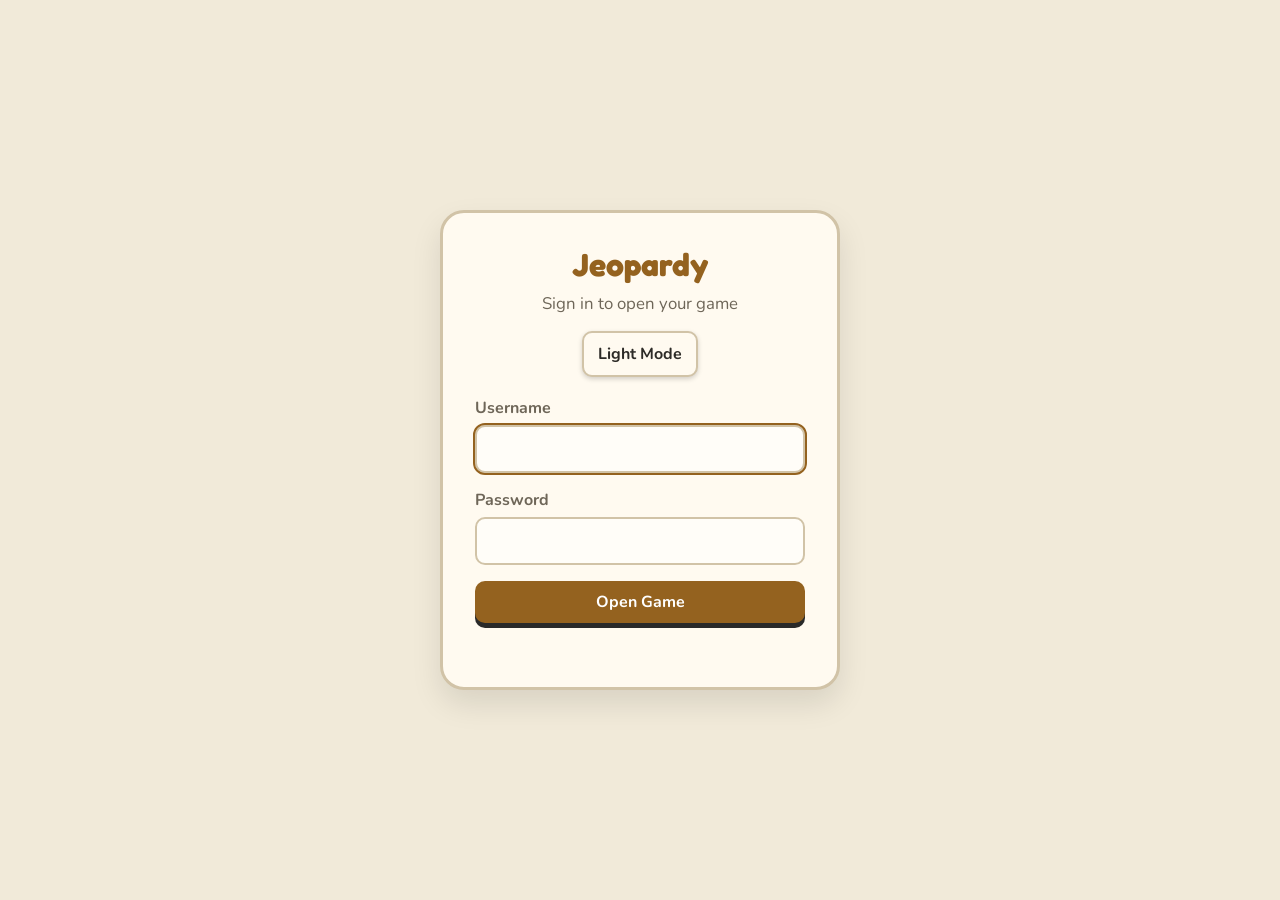
<file: index.html>
<!doctype html>
<html lang="en" class="jeopardy-theme">
  <head>
    <meta charset="UTF-8" />
    <meta name="viewport" content="width=device-width, initial-scale=1.0" />
    <title>Jeopardy</title>
    <link rel="preconnect" href="https://fonts.googleapis.com" />
    <link rel="preconnect" href="https://fonts.gstatic.com" crossorigin />
    <link
      href="https://fonts.googleapis.com/css2?family=Fredoka+One&display=block"
      rel="stylesheet"
    />
    <link
      href="https://fonts.googleapis.com/css2?family=Nunito:wght@400;600;700;800&display=swap"
      rel="stylesheet"
    />
    <link rel="stylesheet" href="Styles.css" />
    <script>
      (function () {
        const saved = localStorage.getItem("jeopardy_theme");
        if (
          saved === "light" ||
          (!saved && window.matchMedia("(prefers-color-scheme: light)").matches)
        ) {
          document.documentElement.classList.add("light-theme");
        }
      })();
    </script>
    <link
      rel="icon"
      type="image/png"
      href="/favicon/favicon-96x96.png"
      sizes="96x96"
    />
    <link rel="icon" type="image/svg+xml" href="/favicon/favicon.svg" />
    <link rel="shortcut icon" href="/favicon/favicon.ico" />
    <link
      rel="apple-touch-icon"
      sizes="180x180"
      href="/favicon/apple-touch-icon.png"
    />
    <meta name="apple-mobile-web-app-title" content="Jeopardy" />
    <link rel="manifest" href="/favicon/site.webmanifest" />
  </head>
  <body>
    <main class="login-screen" id="loginScreen">
      <form class="login-card" id="loginForm">
        <h1>Jeopardy</h1>
        <p class="subtitle">Sign in to open your game</p>
        <div class="login-theme-row">
          <button
            class="btn secondary theme-toggle"
            type="button"
            onclick="toggleTheme()"
          >
            Light Mode
          </button>
        </div>
        <label for="username">Username</label>
        <input
          id="username"
          name="username"
          type="text"
          autocomplete="username"
          required
        />
        <label for="password">Password</label>
        <input
          id="password"
          name="password"
          type="password"
          autocomplete="current-password"
          required
        />
        <button class="btn" type="submit">Open Game</button>
        <p class="login-error" id="loginError" role="alert"></p>
      </form>
    </main>

    <div class="app" id="gameScreen" hidden>
      <header>
        <h1 id="gameTitle">Jeopardy</h1>
        <p class="subtitle">
          Click a tile, reveal the answer, award points, and mark the clue
          complete.
        </p>
        <div class="controls">
          <button class="btn secondary" onclick="showLogin()">
            Switch Game
          </button>
          <button class="btn" onclick="resetBoard()">Reset Board</button>
          <button class="btn secondary" onclick="resetScores()">
            Reset Scores
          </button>
          <button
            class="btn secondary theme-toggle"
            id="themeToggle"
            onclick="toggleTheme()"
          >
            Light Mode
          </button>
        </div>
      </header>

      <section
        class="scoreboard"
        id="scoreboard"
        aria-label="Scoreboard"
      ></section>
      <main class="board" id="board" aria-label="Jeopardy board"></main>
      <p class="footer-note">
        Tip: After opening a clue, use the +/- buttons under each team to apply
        that clue's value.
      </p>
    </div>

    <div
      class="modal-backdrop"
      id="modalBackdrop"
      onclick="backdropClose(event)"
    >
      <div
        class="modal"
        role="dialog"
        aria-modal="true"
        aria-labelledby="modalMeta"
      >
        <div class="modal-meta" id="modalMeta"></div>
        <div class="clue" id="modalQuestion"></div>
        <div class="answer" id="modalAnswer"></div>
        <div class="modal-actions">
          <button class="btn" onclick="showAnswer()">Show Answer</button>
          <button class="btn secondary" onclick="markCompleteAndClose()">
            Mark Complete
          </button>
          <button class="btn secondary" onclick="closeModal()">Close</button>
        </div>
      </div>
    </div>

    <div class="modal-backdrop" id="wagerModal">
      <div class="modal wager-modal" role="dialog" aria-modal="true">
        <div class="wager-title" id="wagerTitle">Daily Double!</div>
        <div class="wager-category" id="wagerCategory"></div>
        <label class="wager-label" for="wagerInput">Place your wager</label>
        <input
          type="number"
          id="wagerInput"
          class="wager-input"
          min="0"
          placeholder="0"
          autocomplete="off"
        />
        <div class="wager-max" id="wagerMax"></div>
        <div class="wager-error" id="wagerError"></div>
        <div class="modal-actions">
          <button class="btn secondary" onclick="cancelWager()">Back</button>
          <button class="btn" onclick="confirmWager()">Lock In</button>
        </div>
      </div>
    </div>

    <script src="Jeopardy/jeopardy.js"></script>
  </body>
</html>
</file>
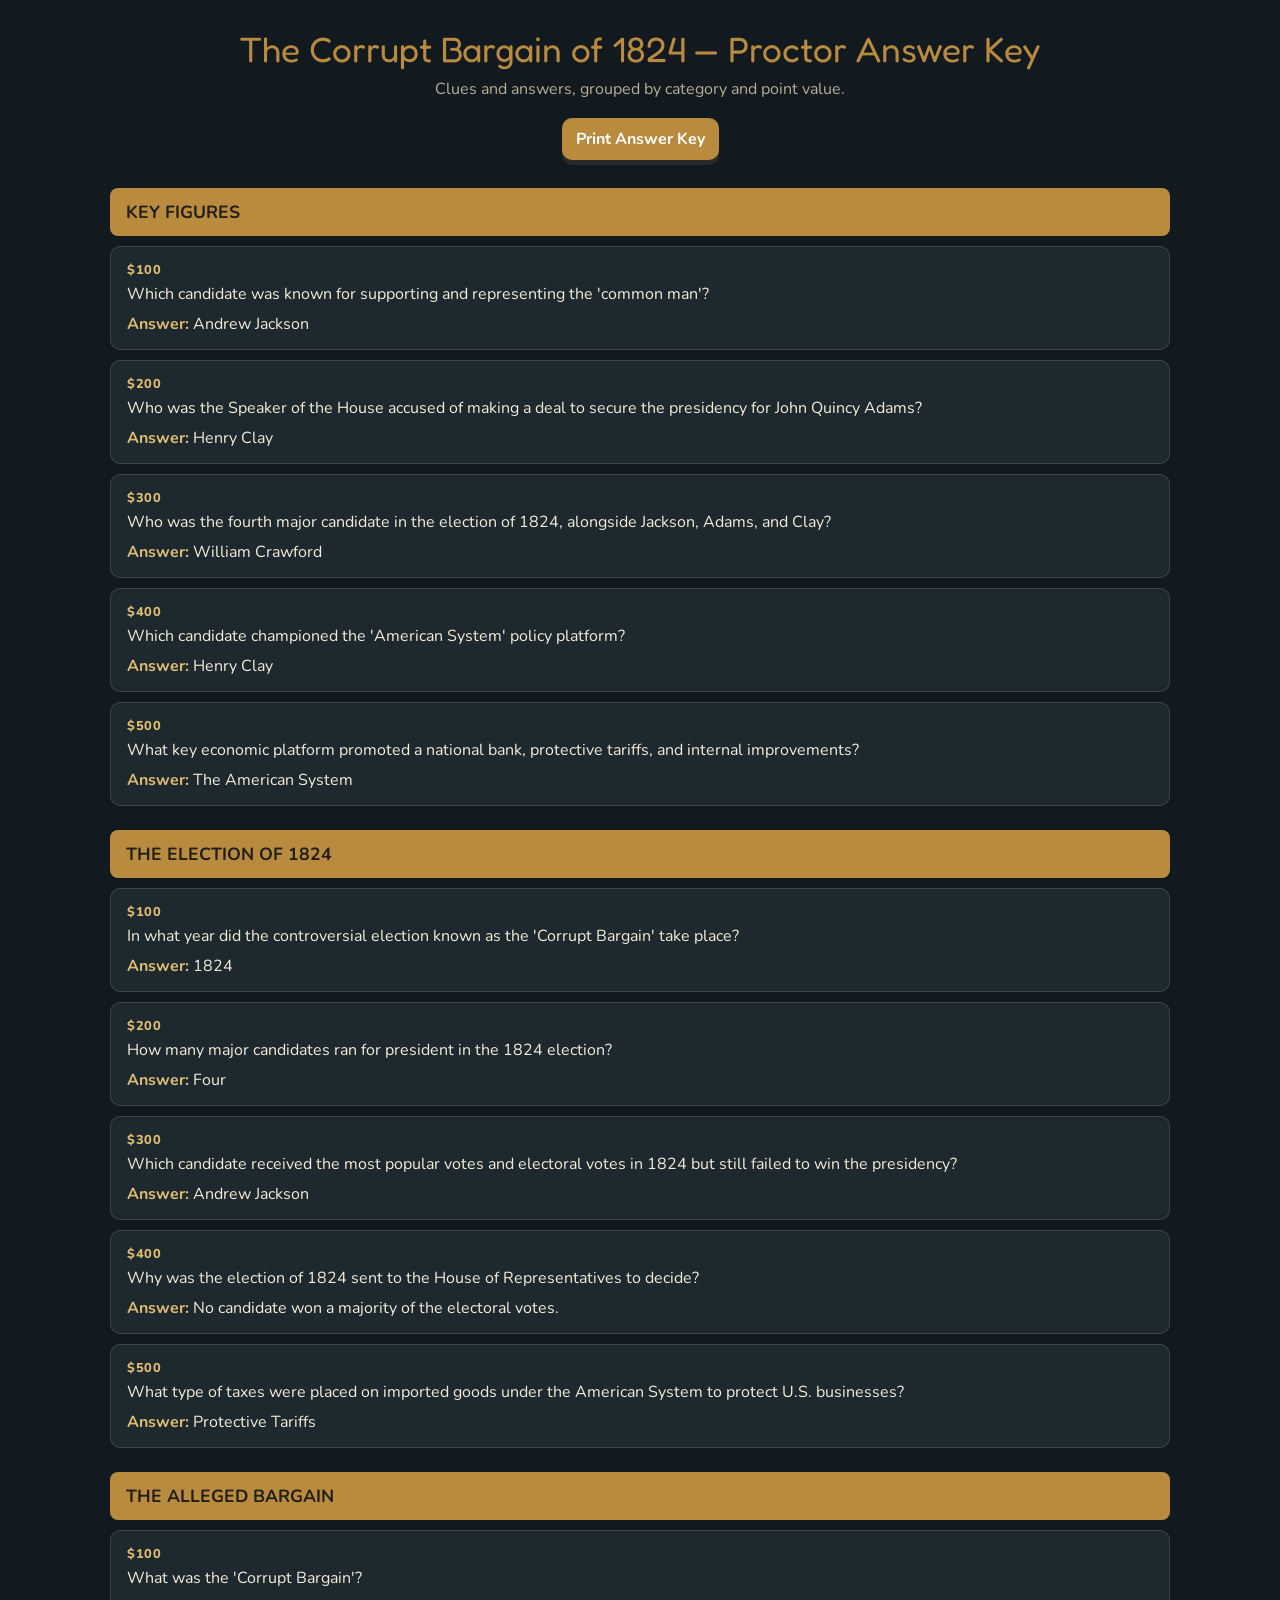
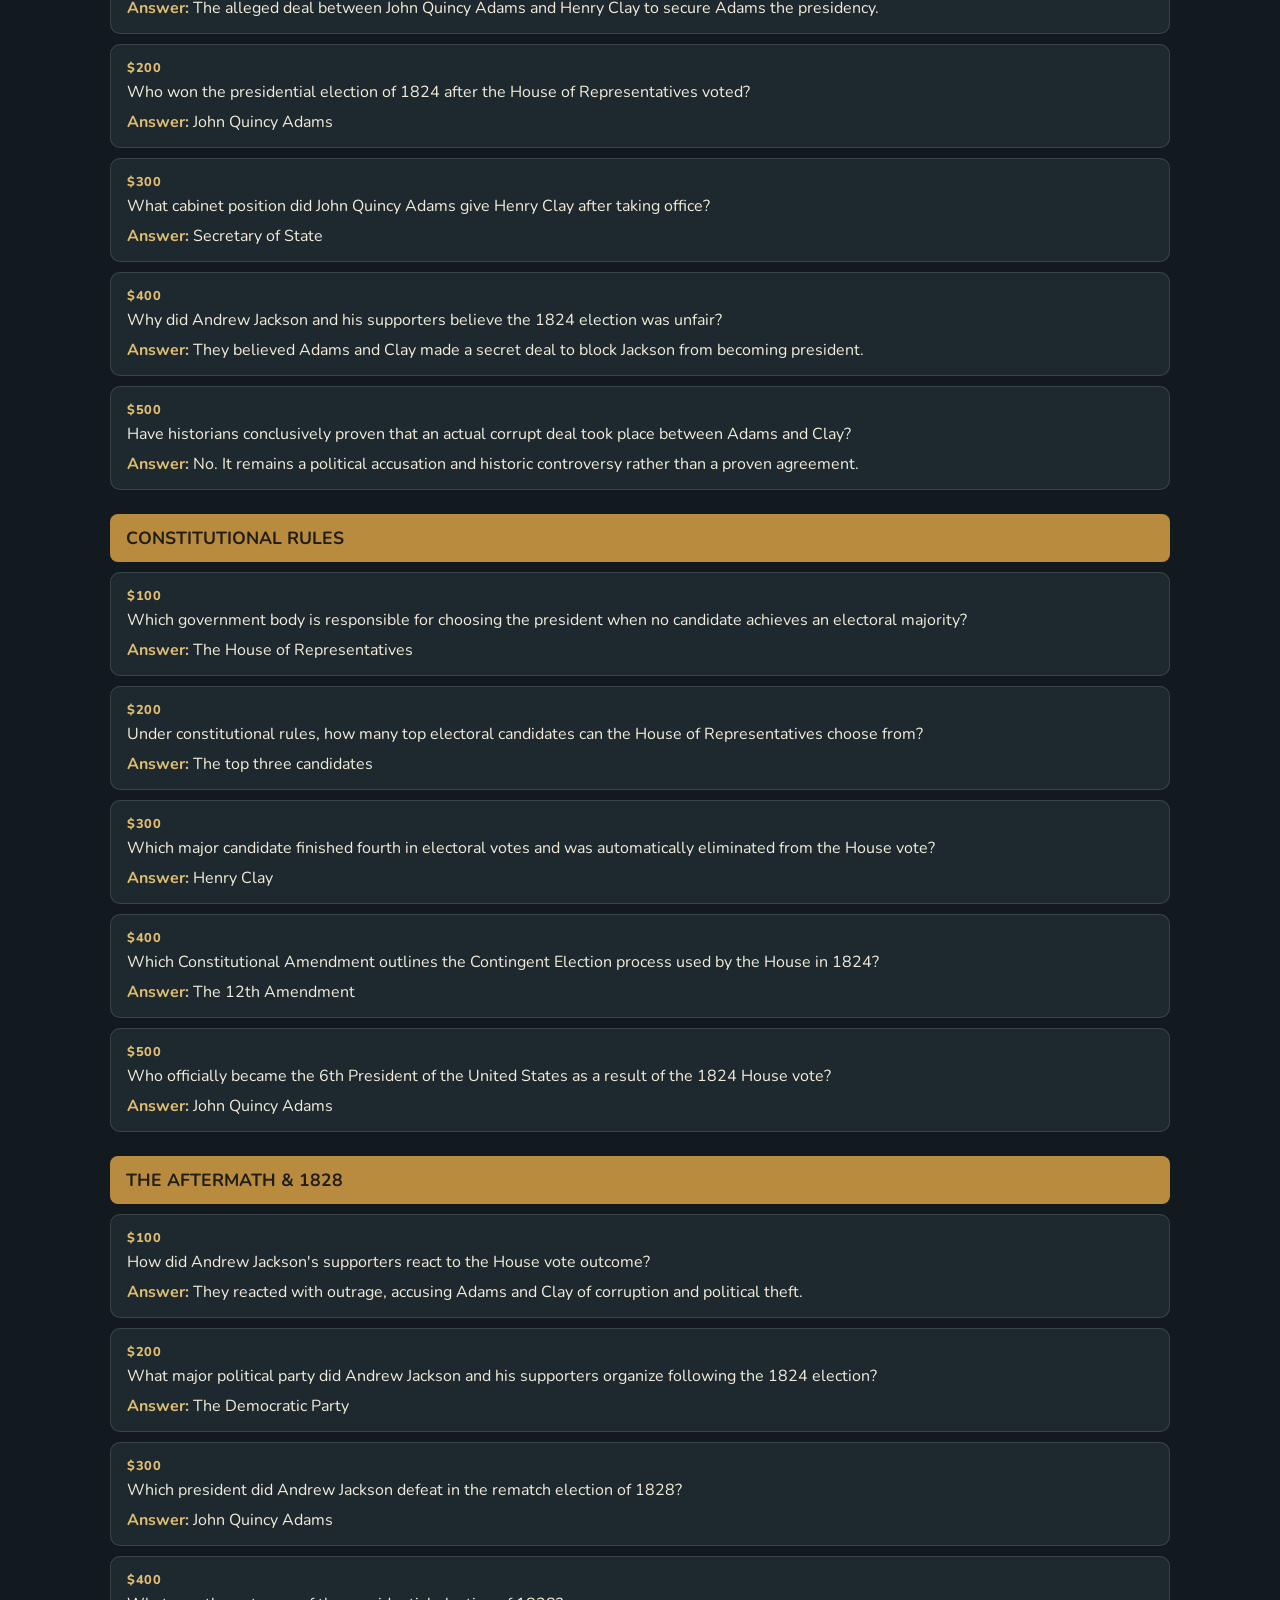
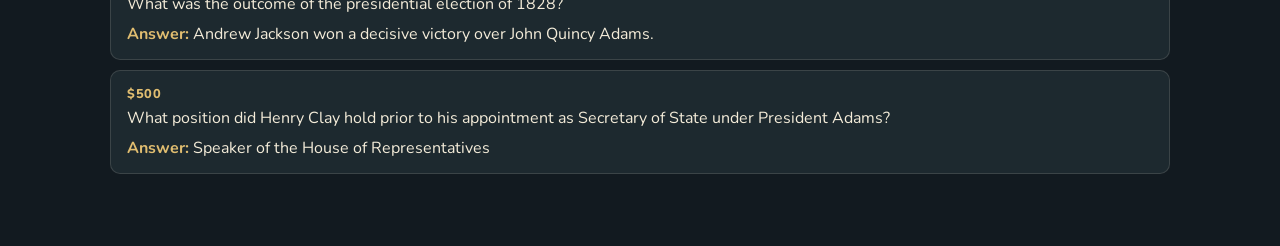
<file: proctor.html>
<!doctype html>
<html lang="en" class="jeopardy-theme">
  <head>
    <meta charset="UTF-8" />
    <meta name="viewport" content="width=device-width, initial-scale=1.0" />
    <title>Corrupt Bargain — Proctor Answer Key</title>
    <link rel="preconnect" href="https://fonts.googleapis.com" />
    <link rel="preconnect" href="https://fonts.gstatic.com" crossorigin />
    <link
      href="https://fonts.googleapis.com/css2?family=Fredoka+One&display=block"
      rel="stylesheet"
    />
    <link
      href="https://fonts.googleapis.com/css2?family=Nunito:wght@400;600;700;800&display=swap"
      rel="stylesheet"
    />
    <link rel="stylesheet" href="Styles.css" />
    <style>
      .proctor-page {
        max-width: 1100px;
        margin: 0 auto;
        padding: 28px 20px 48px;
      }
      .proctor-header {
        text-align: center;
        margin-bottom: 28px;
      }
      .proctor-header h1 {
        color: var(--accent);
        font:
          2.2rem "Fredoka One",
          cursive;
      }
      .proctor-header p {
        color: var(--text-muted);
        margin-top: 8px;
      }
      .proctor-actions {
        margin-top: 18px;
      }
      .answer-category {
        margin: 24px 0;
        break-inside: avoid;
      }
      .answer-category h2 {
        padding: 12px 16px;
        border-radius: 8px;
        background: var(--category-bg);
        color: var(--category-text);
        font-size: 1.1rem;
        text-transform: uppercase;
      }
      .answer-list {
        display: grid;
        gap: 10px;
        margin-top: 10px;
      }
      .answer-card {
        padding: 14px 16px;
        border: 1px solid var(--glass-border);
        border-radius: 10px;
        background: var(--panel-bg);
        break-inside: avoid;
      }
      .answer-value {
        color: var(--accent-light);
        font-size: 0.8rem;
        font-weight: 800;
        letter-spacing: 0.04em;
        text-transform: uppercase;
      }
      .answer-question {
        color: var(--text);
        margin-top: 4px;
      }
      .answer-response {
        color: var(--text);
        margin-top: 8px;
      }
      .answer-response strong {
        color: var(--accent-light);
      }
      .proctor-status {
        color: var(--text-muted);
        text-align: center;
        padding: 24px 0;
      }

      @media print {
        body {
          background: #fff;
          color: #111;
        }
        .proctor-page {
          max-width: none;
          padding: 0;
        }
        .proctor-header {
          margin-bottom: 16px;
        }
        .proctor-header h1,
        .answer-category h2,
        .answer-question,
        .answer-response,
        .answer-response strong,
        .answer-value {
          color: #111;
        }
        .proctor-header p {
          color: #444;
        }
        .proctor-actions,
        .proctor-status {
          display: none;
        }
        .answer-category h2 {
          background: #eee;
          border: 1px solid #777;
        }
        .answer-card {
          background: #fff;
          border-color: #aaa;
        }
        .answer-category,
        .answer-card {
          break-inside: avoid;
        }
      }
    </style>
    <link
      rel="icon"
      type="image/png"
      href="/favicon/favicon-96x96.png"
      sizes="96x96"
    />
    <link rel="icon" type="image/svg+xml" href="/favicon/favicon.svg" />
    <link rel="shortcut icon" href="/favicon/favicon.ico" />
    <link
      rel="apple-touch-icon"
      sizes="180x180"
      href="/favicon/apple-touch-icon.png"
    />
    <meta name="apple-mobile-web-app-title" content="Jeopardy" />
    <link rel="manifest" href="/favicon/site.webmanifest" />
  </head>
  <body>
    <main class="proctor-page">
      <header class="proctor-header">
        <h1 id="gameTitle">Proctor Answer Key</h1>
        <p>Clues and answers, grouped by category and point value.</p>
        <div class="proctor-actions">
          <button class="btn" type="button" onclick="window.print()">
            Print Answer Key
          </button>
        </div>
      </header>
      <p class="proctor-status" id="proctorStatus" role="status">
        Loading answer key…
      </p>
      <div id="answerKey"></div>
    </main>
    <script>
      async function loadAnswerKey() {
        const status = document.getElementById("proctorStatus");
        const answerKey = document.getElementById("answerKey");

        try {
          const response = await fetch("data/Corrupt-Bargain.json", {
            cache: "no-store",
          });
          if (!response.ok) {
            throw new Error(`Unable to load game data (${response.status})`);
          }

          const data = await response.json();
          const game = Array.isArray(data.games) ? data.games[0] : data;
          if (
            !game ||
            !Array.isArray(game.categories) ||
            !Array.isArray(game.cards)
          ) {
            throw new Error("Game data is missing categories or clues");
          }

          document.getElementById("gameTitle").textContent =
            `${game.name || "Jeopardy"} — Proctor Answer Key`;
          for (const category of game.categories) {
            const cards = game.cards
              .filter((card) => card.category === category)
              .sort((a, b) => (a.order ?? 0) - (b.order ?? 0));
            if (cards.length === 0) continue;

            const section = document.createElement("section");
            section.className = "answer-category";
            const heading = document.createElement("h2");
            heading.textContent = category;
            section.appendChild(heading);

            const list = document.createElement("div");
            list.className = "answer-list";
            for (const card of cards) {
              const item = document.createElement("article");
              item.className = "answer-card";

              const value = document.createElement("p");
              value.className = "answer-value";
              const pointValue = game.values?.[card.order];
              value.textContent = Number.isFinite(pointValue)
                ? `$${pointValue}`
                : "Clue";

              const question = document.createElement("p");
              question.className = "answer-question";
              question.textContent = card.question || "Question unavailable";

              const answer = document.createElement("p");
              answer.className = "answer-response";
              const label = document.createElement("strong");
              label.textContent = "Answer: ";
              answer.append(
                label,
                document.createTextNode(card.answer || "Answer unavailable"),
              );

              item.append(value, question, answer);
              list.appendChild(item);
            }
            section.appendChild(list);
            answerKey.appendChild(section);
          }

          status.hidden = true;
        } catch (error) {
          console.error("Failed to load the proctor answer key.", error);
          status.textContent =
            "Unable to load the answer key. Open this page from the hosted site and check that the game data is available.";
        }
      }

      loadAnswerKey();
    </script>
  </body>
</html>
</file>
<file: Styles.css>
/* ══════════════════════════════════════════
   1. Reset
   ══════════════════════════════════════════ */
*, *::before, *::after { box-sizing: border-box; margin: 0; padding: 0; }

/* ══════════════════════════════════════════
   2. Jeopardy Theme Variables
   ══════════════════════════════════════════ */
.jeopardy-theme {
  --cols: 6;

  --page-bg: #121a20;
  --panel-bg: #1d292f;
  --input-bg: #10171c;
  --border: #435159;
  --border-light: #617078;

  --text: #f4ecd9;
  --text-muted: #b8ad97;

  --accent: #b98b3f;
  --accent-light: #e0bd70;
  --accent-dark: #8b642b;
  --accent-shadow: #292929;

  --tile-bg-top: #765a2d;
  --tile-used-bg: hsla(43, 40%, 90%, 0.07);
  --tile-used-color: hsla(43, 40%, 90%, 0.2);
  --tile-text-color: hsl(0, 0%, 100%);

  --category-bg: #b98b3f;
  --category-text: #211d17;

  --overlay: hsla(0, 0%, 0%, 0.58);
  --glass: hsla(43, 40%, 90%, 0.06);
  --glass-border: hsla(43, 40%, 90%, 0.14);
  --shadow: 0 14px 30px hsla(0, 0%, 0%, 0.35);

  --secondary-text: #a79b85;
  --muted-text: #b8ad97;
  --card-bg: #202b30;
  --delete-bg: hsla(43, 30%, 60%, 0.2);
  --delete-bg-hover: hsla(43, 30%, 60%, 0.3);
  --hover-accent: hsla(43, 52%, 49%, 0.25);
  --glow-accent: hsla(43, 52%, 49%, 0.35);
  --glow-shadow: hsla(43, 30%, 40%, 0.35);
}

/* ══════════════════════════════════════════
   3. Jeopardy Light Theme
   ══════════════════════════════════════════ */
.jeopardy-theme.light-theme {
  --page-bg: #f1ead9;
  --panel-bg: #fffaf0;
  --input-bg: #fffdf8;
  --border: #d1c3a7;
  --border-light: #b9a987;

  --text: #2d2b27;
  --text-muted: #6e6658;

  --accent: #94621f;
  --accent-light: #78501c;
  --accent-dark: #754912;
  --accent-shadow: #292929;

  --tile-bg-top: #b98b3f;
  --tile-used-bg: hsla(35, 30%, 20%, 0.06);
  --tile-used-color: hsla(35, 30%, 20%, 0.2);
  --tile-text-color: #fff7e6;

  --category-bg: #d1b875;
  --category-text: #29251e;

  --overlay: hsla(0, 0%, 0%, 0.35);
  --glass: hsla(35, 50%, 40%, 0.05);
  --glass-border: hsla(35, 40%, 35%, 0.16);
  --shadow: 0 14px 30px hsla(0, 0%, 0%, 0.1);

  --card-bg: #f7f0e2;
  --delete-bg: hsla(35, 35%, 50%, 0.16);
  --delete-bg-hover: hsla(35, 35%, 50%, 0.24);
  --hover-accent: hsla(35, 55%, 40%, 0.16);
  --glow-accent: hsla(35, 55%, 40%, 0.18);
  --glow-shadow: hsla(35, 35%, 40%, 0.18);
}

/* ══════════════════════════════════════════
   4. Global Base
   ══════════════════════════════════════════ */
body {
  font-family: Arial, Helvetica, sans-serif;
  background: var(--bg-page);
  color: var(--text-body);
  min-height: 100vh;
  transition: background .4s, color .4s;
}

.jeopardy-theme body {
  font-family: 'Nunito', 'Segoe UI', sans-serif;
  background: var(--page-bg);
  color: var(--text);
}

button, input, textarea, select { font: inherit; }
[hidden] { display: none !important; }

.login-screen {
  min-height: 100vh;
  display: flex;
  align-items: center;
  justify-content: center;
  padding: 24px;
  background: var(--page-bg);
}

.login-card {
  width: 100%;
  max-width: 400px;
  padding: 32px;
  background: var(--panel-bg);
  border: 3px solid var(--border);
  border-radius: 24px;
  box-shadow: var(--shadow);
}

.login-card h1 {
  color: var(--accent);
  font-family: 'Fredoka One', cursive;
  text-align: center;
}

.login-card .subtitle {
  text-align: center;
  margin-bottom: 24px;
}

.login-theme-row {
  display: flex;
  justify-content: center;
  margin: -8px 0 20px;
}

.login-theme-row .btn { width: auto; }

.login-card label {
  display: block;
  color: var(--text-muted);
  font-weight: 700;
  margin-bottom: 6px;
}

.login-card input {
  width: 100%;
  padding: 11px 12px;
  margin-bottom: 16px;
  border: 2px solid var(--border);
  border-radius: 10px;
  background: var(--input-bg);
  color: var(--text);
}

.login-card input:focus { outline: 2px solid var(--accent); }
.login-card button { width: 100%; justify-content: center; }

.login-error {
  min-height: 20px;
  margin-top: 12px;
  color: var(--accent-light);
  text-align: center;
  font-weight: 700;
}

.login-help,
.login-warning {
  margin-top: 14px;
  color: var(--text-muted);
  font-size: 12px;
  line-height: 1.5;
}

.login-warning { color: var(--accent-light); }

/* ══════════════════════════════════════════
   5. Jeopardy Shared Buttons
   ══════════════════════════════════════════ */
.jeopardy-theme .btn {
  border: 0;
  border-radius: 10px;
  padding: 10px 14px;
  background: var(--accent);
  color: rgba(255,255,255,1);
  font-weight: 700;
  cursor: pointer;
  box-shadow: 0 5px 0 var(--accent-shadow);
  transition: transform .08s ease, box-shadow .08s ease, filter .2s ease;
  display: inline-flex;
  align-items: center;
  gap: 6px;
}
.jeopardy-theme .btn:hover { filter: brightness(1.05); }
.jeopardy-theme .btn:active { transform: translateY(3px); box-shadow: 0 2px 0 var(--accent-shadow); }

.jeopardy-theme .controls .btn {
  box-shadow: 0 2px 5px rgba(0,0,0,0.18);
}
.jeopardy-theme .controls .btn:active {
  transform: translateY(2px);
  box-shadow: 0 1px 3px rgba(0,0,0,0.14);
}

.jeopardy-theme .btn.secondary {
  background: var(--panel-bg);
  color: var(--text);
  border: 2px solid var(--border);
  box-shadow: 0 2px 5px rgba(0,0,0,0.18);
}
.jeopardy-theme .btn.secondary:active {
  transform: translateY(2px);
  box-shadow: 0 1px 3px rgba(0,0,0,0.14);
}
.jeopardy-theme .btn.secondary:hover { border-color: var(--border-light); }

/* ══════════════════════════════════════════
   6. Jeopardy Game Board
   ══════════════════════════════════════════ */
.app {
  max-width: 1280px;
  margin: 0 auto;
  padding: 24px;
  padding-bottom: 130px;
}

header { text-align: center; margin-bottom: 20px; }

.app h1 {
  margin: 0;
  font-size: clamp(2rem, 5vw, 3rem);
  color: var(--accent);
  letter-spacing: 2px;
  text-shadow: 0 2px 8px rgba(0,0,0,0.16);
}

.subtitle {
  color: var(--text-muted);
  margin: 8px 0 18px;
  font-size: 1.05rem;
}

.controls {
  display: flex;
  flex-wrap: wrap;
  justify-content: center;
  gap: 10px;
  margin: 14px 0 24px;
}

.scoreboard {
  display: flex;
  align-items: flex-end;
  justify-content: safe center;
  gap: 6px;
  position: fixed;
  z-index: 15;
  right: 0;
  bottom: 0;
  left: 0;
  margin: 0;
  padding: 8px;
  background: transparent;
}

.team {
  flex: 0 1 190px;
  min-width: 0;
  display: grid;
  grid-template-columns: minmax(0, 1fr) auto;
  align-items: center;
  column-gap: 6px;
  background: color-mix(in srgb, var(--panel-bg) 90%, transparent);
  border: 1px solid var(--glass-border);
  border-radius: 10px;
  padding: 4px;
  box-shadow: 0 3px 10px rgba(0,0,0,0.12);
}

.team-top { grid-column: 1 / -1; display: flex; align-items: center; margin-bottom: 2px; }
.team-name {
  width: 100%;
  min-width: 0;
  background: var(--input-bg);
  border: 1px solid var(--border);
  border-radius: 6px;
  padding: 2px 4px;
  color: var(--text);
  font-weight: 700;
  font-size: 12px;
}
.team-name:focus { border-color: var(--accent); outline: none; }

.score {
  min-width: 0;
  font-size: 1.1rem;
  font-weight: 900;
  color: var(--accent-light);
  text-align: left;
  margin: 0;
}
.score-buttons { display: flex; gap: 3px; justify-content: flex-end; }
.score-buttons button {
  width: 26px;
  height: 26px;
  padding: 0;
  justify-content: center;
  line-height: 1;
}

.board {
  display: grid;
  grid-template-columns: repeat(var(--cols), 1fr);
  gap: 8px;
  background: rgba(0,0,0,0.3);
  padding: 8px;
  border-radius: 10px;
  box-shadow: var(--shadow);
}

.category {
  background: var(--category-bg);
  min-height: 92px;
  display: flex;
  align-items: center;
  justify-content: center;
  text-align: center;
  padding: 10px;
  border-radius: 6px;
  color: var(--category-text);
  font-size: clamp(.8rem, 1.3vw, 1.05rem);
  font-weight: 900;
  text-transform: uppercase;
  line-height: 1.15;
  border: 2px solid color-mix(in srgb, var(--category-bg) 10%, var(--tile-bg-top));
}

.tile {
  min-height: 95px;
  border: 0;
  border-radius: 6px;
  background: var(--tile-bg-top);
  color: var(--tile-text-color);
  font-size: clamp(1.65rem, 3vw, 3rem);
  font-weight: 900;
  cursor: pointer;
  text-shadow: 2px 2px 0 rgba(45,35,20,0.24);
  border: 2px solid color-mix(in srgb, var(--tile-bg-top) 10%, var(--category-bg));
  transition: transform .12s ease, filter .12s ease, opacity .2s ease;
}

.tile:hover { transform: scale(1.03); filter: brightness(1.08); }
.tile.empty {
  background: rgba(255,255,255,0.03);
  border: 2px dashed rgba(255,255,255,0.08);
  cursor: default;
  opacity: 0.3;
}
.tile.empty:hover { transform: none; filter: none; }
.tile.used {
  color: var(--tile-used-color);
  background: var(--tile-used-bg);
  border-color: rgba(255,255,255,0.05);
  cursor: default;
  text-shadow: none;
}
.tile.used:hover { transform: none; filter: none; }

.footer-note {
  text-align: center;
  color: var(--text-muted);
  margin-top: 18px;
  font-size: .9rem;
}

/* ══════════════════════════════════════════
   7. Jeopardy Game Modal
   ══════════════════════════════════════════ */
.modal-backdrop {
  position: fixed; inset: 0;
  background: var(--overlay);
  backdrop-filter: blur(4px);
  display: none; align-items: center; justify-content: center;
  padding: 24px; z-index: 20;
}

.modal-backdrop.show { display: flex; }

.modal {
  max-width: 920px; width: 100%;
  background: var(--panel-bg);
  border: 4px solid var(--accent);
  border-radius: 18px;
  padding: clamp(18px, 4vw, 38px);
  box-shadow: 0 30px 80px rgba(0,0,0,0.6);
  text-align: center;
}

.modal-meta {
  color: var(--accent-light);
  font-weight: 900;
  text-transform: uppercase;
  letter-spacing: 1px;
  margin-bottom: 18px;
}

.clue {
  font-size: clamp(1.45rem, 3.3vw, 2.7rem);
  line-height: 1.22;
  font-weight: 800;
  margin: 18px 0 26px;
  color: var(--text);
}

.answer {
  display: none;
  background: var(--input-bg);
  border: 2px solid var(--border);
  border-radius: 14px;
  padding: 18px;
  margin: 16px 0;
  color: var(--accent-light);
  font-size: clamp(1.1rem, 2.1vw, 1.7rem);
  line-height: 1.3;
  font-weight: 800;
}

.answer.show { display: block; }
.modal-actions { display: flex; flex-wrap: wrap; justify-content: center; gap: 10px; margin-top: 20px; }

.wager-modal { max-width: 420px; text-align: center; }
.wager-title {
  font-family: 'Fredoka One', cursive; font-size: 28px;
  color: var(--accent);
  margin-bottom: 4px;
}
.wager-category {
  color: var(--text-muted); font-weight: 700; font-size: 14px;
  text-transform: uppercase; letter-spacing: 1px; margin-bottom: 24px;
}
.wager-label {
  display: block; font-size: 12px; color: var(--text-muted);
  text-transform: uppercase; letter-spacing: 1px; font-weight: 700;
  margin-bottom: 8px;
}
.wager-input {
  width: 100%;
  background: var(--input-bg);
  border: 3px solid var(--accent);
  border-radius: 14px;
  padding: 16px;
  color: var(--text);
  font-size: 32px;
  font-weight: 900;
  text-align: center;
  letter-spacing: 2px;
  outline: none;
  font-family: 'Fredoka One', cursive;
  margin-bottom: 8px;
  transition: border-color 0.2s;
}
.wager-input:focus { border-color: var(--accent-light); }
.wager-max { color: var(--text-muted); font-size: 13px; margin-bottom: 4px; }
.wager-error {
  color: var(--accent); font-weight: 700; font-size: 13px;
  min-height: 20px; margin-bottom: 8px;
}

/* ══════════════════════════════════════════
   8. Mobile — Jeopardy Game
   ══════════════════════════════════════════ */
@media (max-width: 850px) {
  .app { padding: 12px 12px 120px; }
  .board { gap: 5px; padding: 5px; }
  .category { min-height: 74px; font-size: .62rem; padding: 5px; }
  .tile { min-height: 72px; font-size: 1.25rem; }
}

@media (max-width: 600px) {
  .app { padding: 8px 8px 110px; }

  header { margin-bottom: 14px; }
  .app h1 { font-size: 1.6rem; letter-spacing: 1px; }
  .subtitle { font-size: .85rem; margin: 6px 0 12px; }

  .controls { gap: 8px; margin: 10px 0 16px; }
  .controls .btn { padding: 8px 12px; font-size: 12px; border-radius: 8px; }

  .board { gap: 3px; padding: 3px; border-radius: 6px; }
  .category { min-height: 52px; font-size: .5rem; padding: 4px; border-radius: 4px; letter-spacing: 0; }
  .tile { min-height: 52px; font-size: 1rem; border-radius: 4px; text-shadow: 1px 1px 0 rgba(45,35,20,0.24); }
  .tile:hover { transform: none; }

  .modal-backdrop { padding: 12px; }
  .modal { padding: 16px; border-radius: 14px; border-width: 3px; }
  .modal-meta { font-size: .75rem; margin-bottom: 12px; }
  .clue { font-size: 1.1rem; margin: 12px 0 16px; }
  .answer { font-size: 1rem; padding: 14px; }
  .modal-actions { gap: 8px; }
  .modal-actions .btn { padding: 8px 14px; font-size: 13px; }

  .wager-modal { padding: 16px; }
  .wager-title { font-size: 22px; }
  .wager-input { font-size: 26px; padding: 12px; }

  .footer-note { font-size: .75rem; margin-top: 12px; }
}


.load-status {
  text-align: center;
  color: var(--accent-light);
  margin-top: 18px;
  font-weight: 700;
}
</file>
